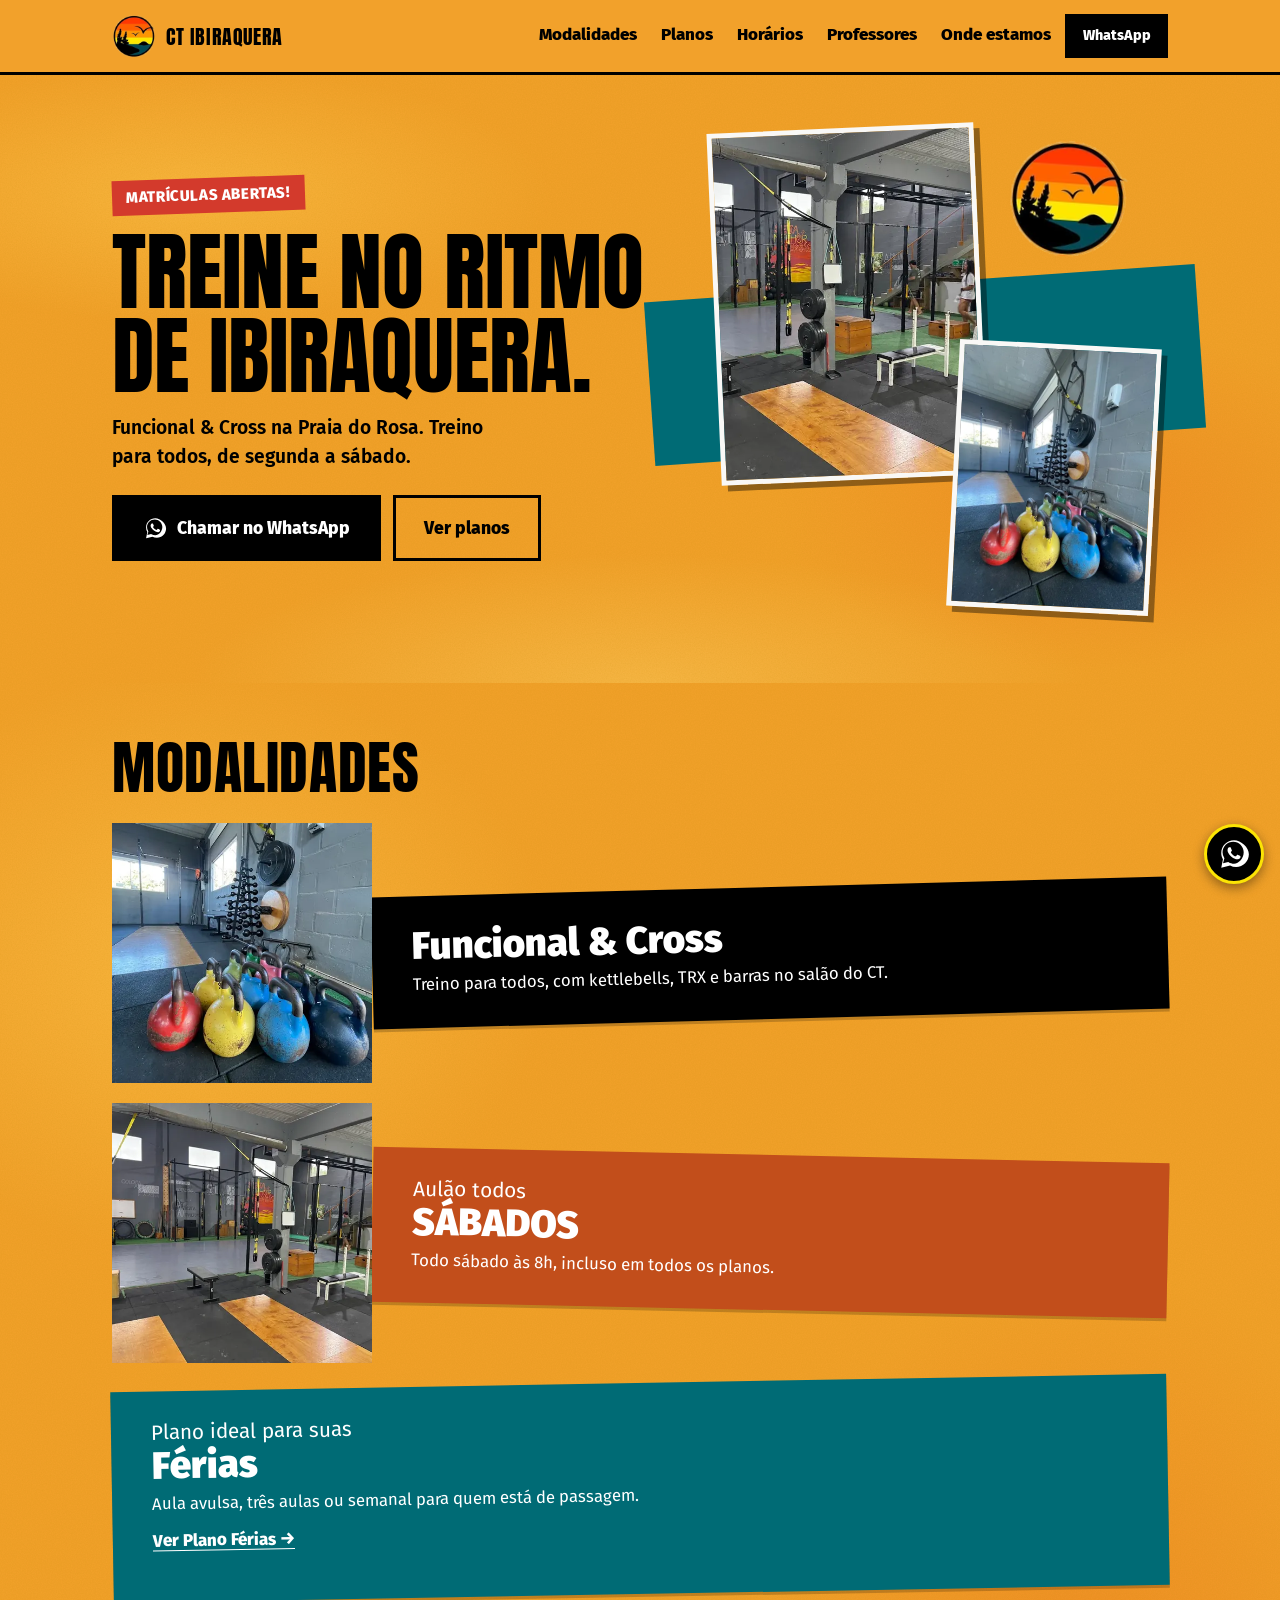
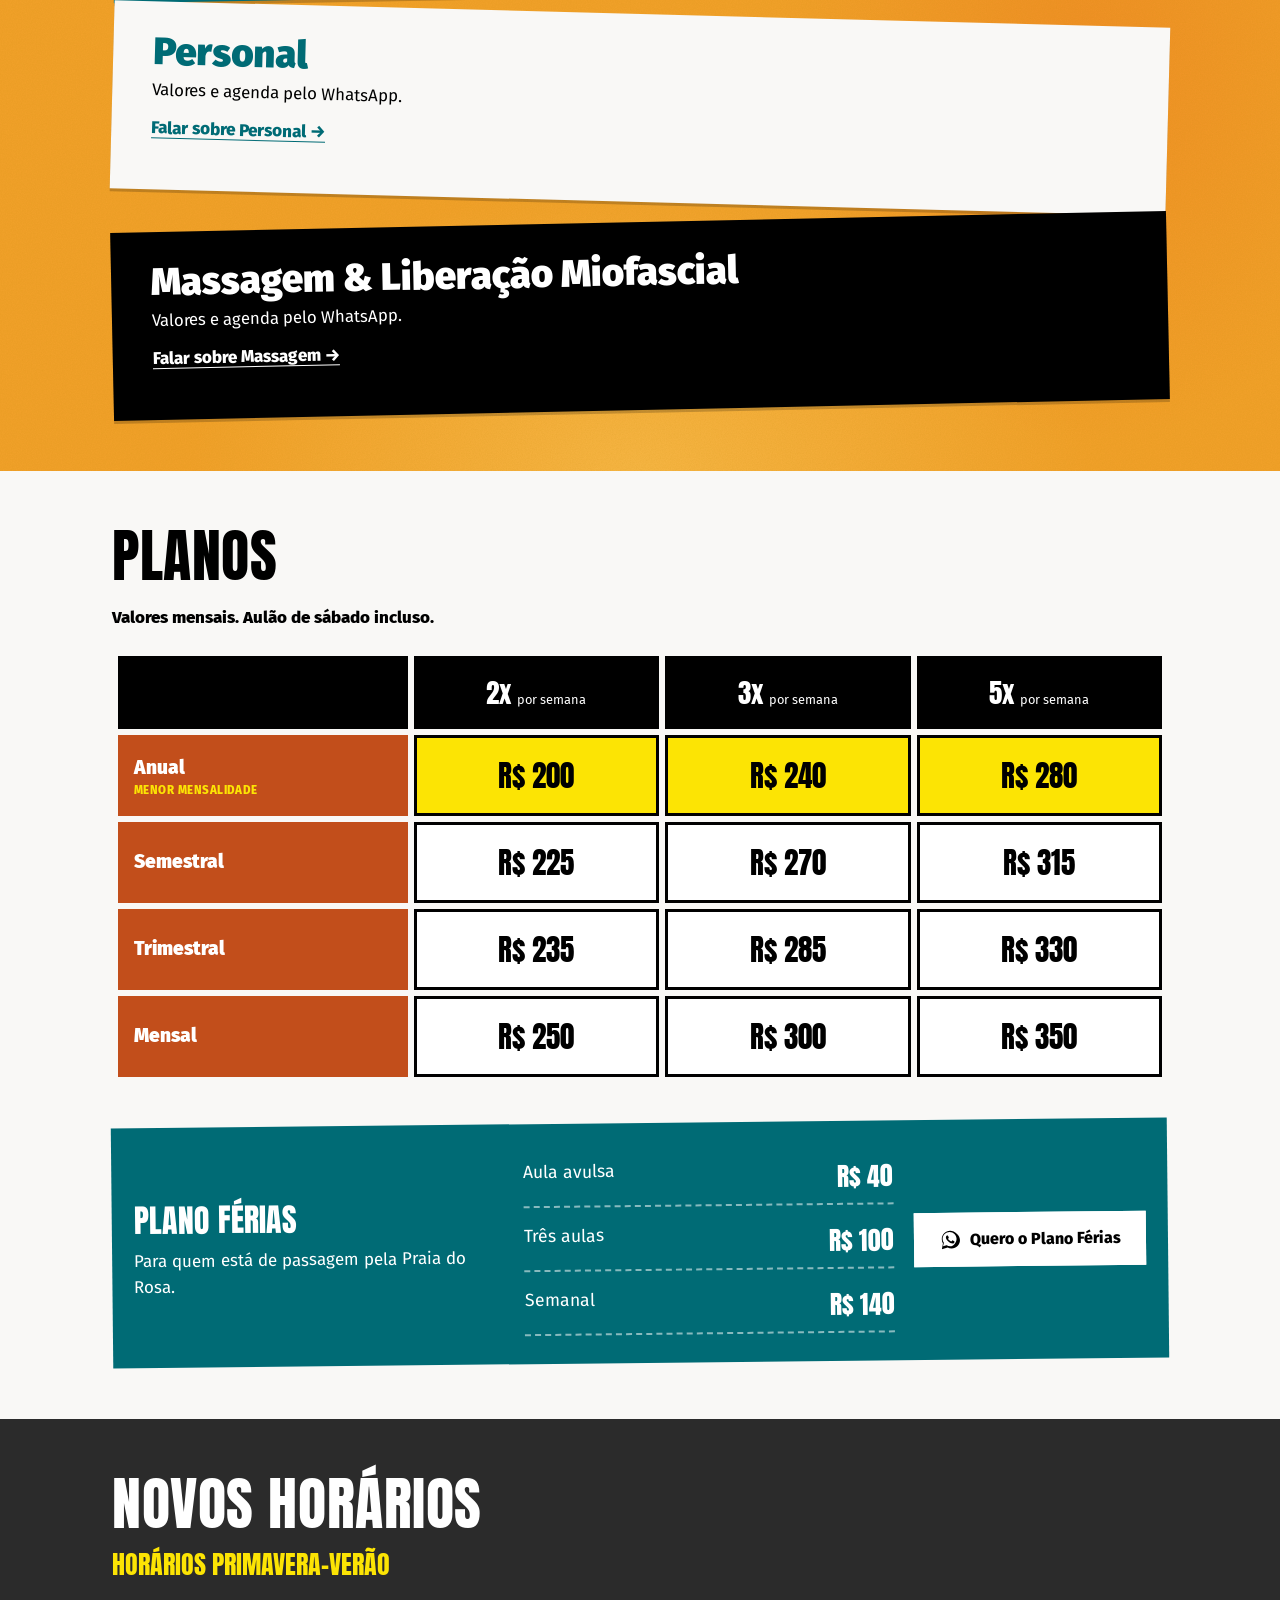
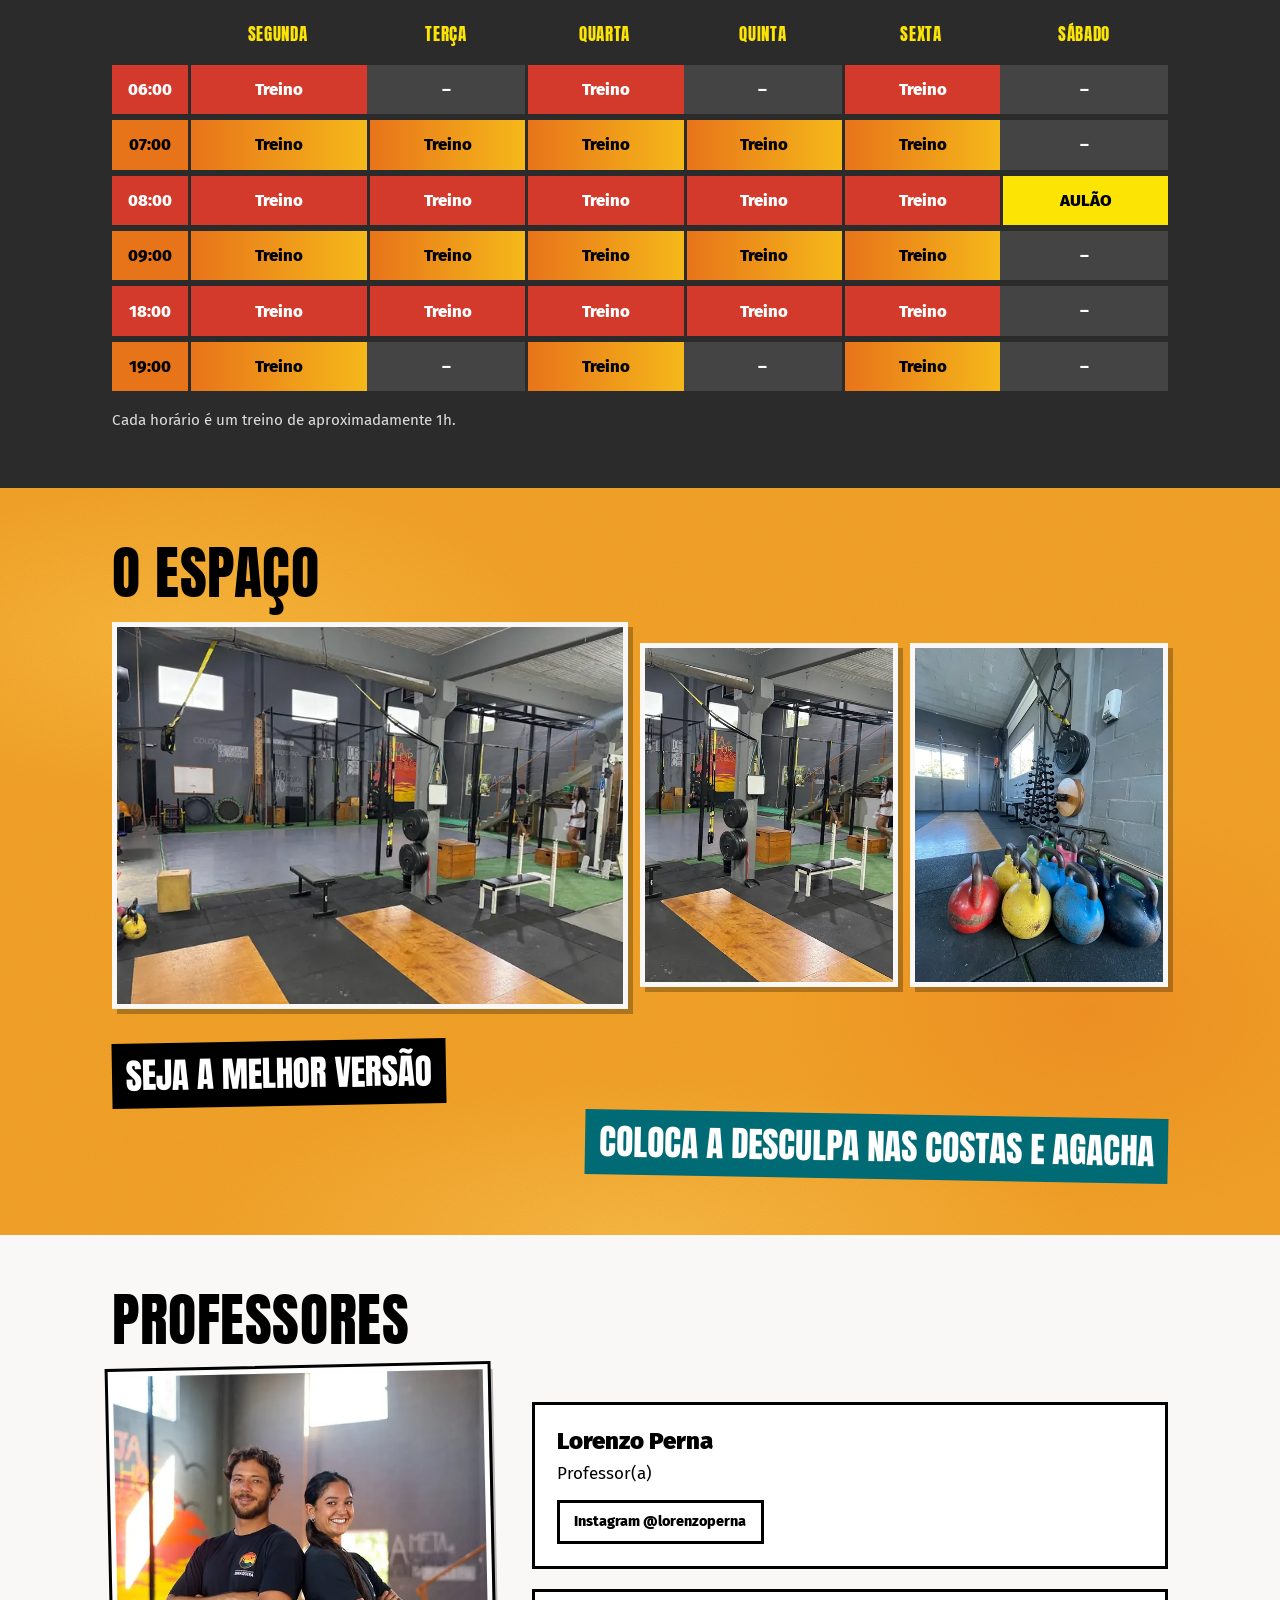
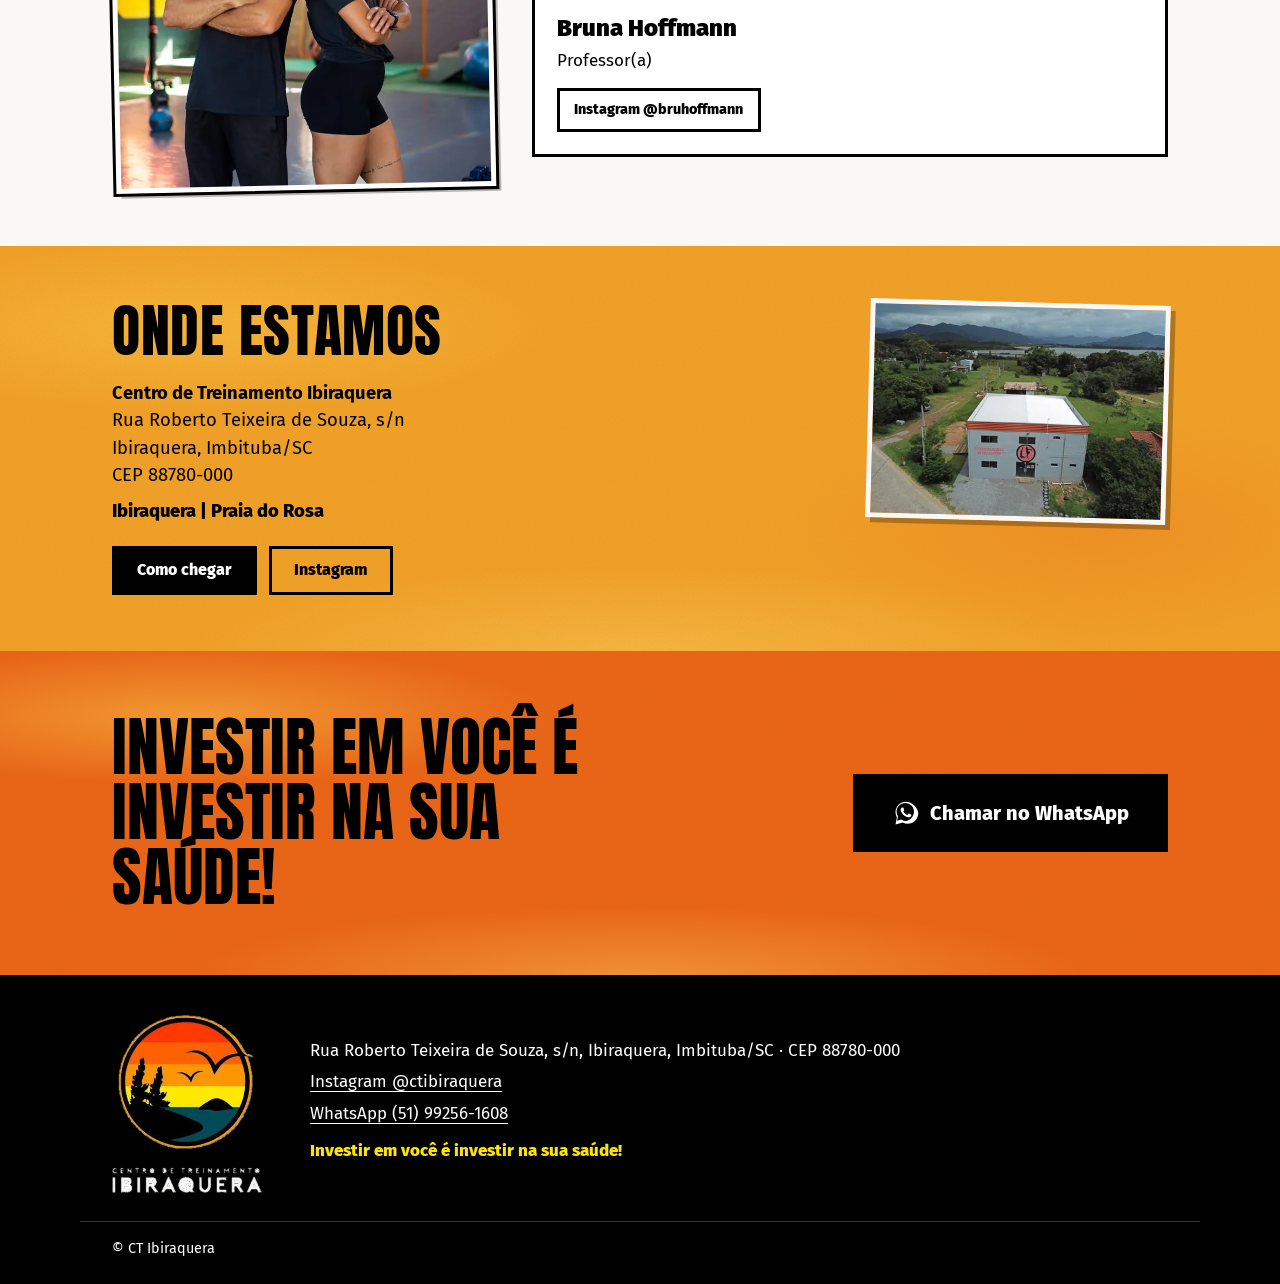
<file: index.html>
<!doctype html>
<html lang="pt-BR">
<head>
  <meta charset="utf-8">
  <meta name="viewport" content="width=device-width, initial-scale=1">
  <title>CT Ibiraquera | Treino funcional e Cross na Praia do Rosa, Imbituba/SC</title>
  <meta name="description" content="CT Ibiraquera: treino funcional e Cross na Praia do Rosa, em Imbituba/SC. Treino para todos, de segunda a sábado, aulão aos sábados e plano férias. Chame no WhatsApp.">
  <meta name="theme-color" content="#F2A12B">
  <!-- TODO: troque SEU-DOMINIO.com.br pelo endereço final do site (og:image, twitter:image e JSON-LD) -->
  <link rel="icon" href="favicon.ico" sizes="48x48">
  <link rel="icon" type="image/png" href="assets/icon-192.png" sizes="192x192">
  <link rel="apple-touch-icon" href="assets/icon-180.png">

  <meta property="og:type" content="website">
  <meta property="og:locale" content="pt_BR">
  <meta property="og:site_name" content="CT Ibiraquera">
  <meta property="og:title" content="CT Ibiraquera | Funcional & Cross na Praia do Rosa">
  <meta property="og:description" content="Treino para todos, de segunda a sábado. Aulão aos sábados e Plano Férias. Chame no WhatsApp.">
  <meta property="og:image" content="https://SEU-DOMINIO.com.br/assets/og-image.jpg">
  <meta property="og:image:width" content="1200">
  <meta property="og:image:height" content="630">
  <meta name="twitter:card" content="summary_large_image">
  <meta name="twitter:title" content="CT Ibiraquera | Funcional & Cross na Praia do Rosa">
  <meta name="twitter:description" content="Treino para todos, de segunda a sábado. Chame no WhatsApp.">
  <meta name="twitter:image" content="https://SEU-DOMINIO.com.br/assets/og-image.jpg">

  <link rel="preconnect" href="https://fonts.googleapis.com">
  <link rel="preconnect" href="https://fonts.gstatic.com" crossorigin>
  <link href="https://fonts.googleapis.com/css2?family=Anton&family=Fira+Sans:wght@400;600;800;900&display=swap" rel="stylesheet">
  <link rel="preload" as="image" href="assets/treino-mural-480.webp" imagesrcset="assets/treino-mural-480.webp 480w, assets/treino-mural-720.webp 720w" imagesizes="(min-width: 900px) 360px, 70vw">
  <link rel="stylesheet" href="styles.css">

  <!-- Dados estruturados. Se mudar endereço/telefone/horários, atualize aqui também (veja README). -->
  <script type="application/ld+json">
  {
    "@context": "https://schema.org",
    "@type": "SportsActivityLocation",
    "name": "CT Ibiraquera - Centro de Treinamento Ibiraquera",
    "image": "https://SEU-DOMINIO.com.br/assets/og-image.jpg",
    "url": "https://SEU-DOMINIO.com.br/",
    "telephone": "+55 51 99256-1608",
    "address": {
      "@type": "PostalAddress",
      "streetAddress": "Rua Roberto Teixeira de Souza, s/n",
      "addressLocality": "Imbituba",
      "addressRegion": "SC",
      "postalCode": "88780-000",
      "addressCountry": "BR"
    },
    "hasMap": "https://maps.app.goo.gl/JQrrHKUksh9DG8rT9",
    "sameAs": ["https://www.instagram.com/ctibiraquera/"],
    "openingHoursSpecification": [
      {"@type": "OpeningHoursSpecification", "dayOfWeek": ["Monday","Wednesday","Friday"], "opens": "06:00", "closes": "20:00"},
      {"@type": "OpeningHoursSpecification", "dayOfWeek": ["Tuesday","Thursday"], "opens": "07:00", "closes": "19:00"},
      {"@type": "OpeningHoursSpecification", "dayOfWeek": "Saturday", "opens": "08:00", "closes": "09:00"}
    ]
  }
  </script>
</head>
<body>
  <a class="skip" href="#conteudo">Pular para o conteúdo</a>

  <header class="header" id="topo">
    <div class="header__in">
      <a class="brand" href="#topo" aria-label="CT Ibiraquera, início">
        <img src="assets/logo-selo-128.webp" width="44" height="44" alt="">
        <span class="brand__txt">CT Ibiraquera</span>
      </a>
      <nav class="nav" id="menu" aria-label="Principal">
        <a href="#modalidades">Modalidades</a>
        <a href="#planos">Planos</a>
        <a href="#horarios">Horários</a>
        <a href="#professores">Professores</a>
        <a href="#onde">Onde estamos</a>
        <a class="btn btn--wa btn--sm nav__wa" data-wa href="#" target="_blank" rel="noopener">WhatsApp</a>
      </nav>
      <a class="btn btn--wa btn--sm header__wa" data-wa href="#" target="_blank" rel="noopener">WhatsApp</a>
      <button class="burger" id="burger" aria-label="Abrir menu" aria-expanded="false" aria-controls="menu"><span></span><span></span><span></span></button>
    </div>
  </header>

  <main id="conteudo">
    <!-- HERO -->
    <section class="hero paper" aria-labelledby="h-hero">
      <div class="wrap hero__grid">
        <div class="hero__txt">
          <p class="stamp" id="hero-selo">Matrículas abertas!</p>
          <h1 id="h-hero">Treine no ritmo de Ibiraquera.</h1>
          <p class="hero__sub" id="hero-sub">Funcional &amp; Cross na Praia do Rosa. Treino para todos, de segunda a sábado.</p>
          <div class="hero__btns">
            <a class="btn btn--wa btn--lg" data-wa href="#" target="_blank" rel="noopener"><svg class="ico" aria-hidden="true"><use href="#i-wa"/></svg>Chamar no WhatsApp</a>
            <a class="btn btn--ghost btn--lg" href="#planos">Ver planos</a>
          </div>
        </div>
        <div class="collage" aria-hidden="false">
          <div class="collage__band"></div>
          <img class="collage__main" src="assets/treino-mural-720.webp" srcset="assets/treino-mural-480.webp 480w, assets/treino-mural-720.webp 720w" sizes="(min-width: 900px) 360px, 70vw" width="720" height="960" alt="Salão do CT Ibiraquera com o mural de pôr do sol ao fundo e a escada com corrimão laranja" fetchpriority="high">
          <img class="collage__sec" src="assets/kettlebells-480.webp" width="480" height="640" alt="Kettlebells coloridos alinhados no chão do CT Ibiraquera" loading="lazy">
          <img class="collage__logo" src="assets/logo-selo-128.webp" width="128" height="128" alt="Logo do CT Ibiraquera" loading="lazy">
        </div>
      </div>
    </section>

    <!-- MODALIDADES -->
    <section class="sec paper" id="modalidades" aria-labelledby="h-mod">
      <div class="wrap">
        <h2 class="sec__title" id="h-mod">Modalidades</h2>
        <div class="bands" id="bands"></div>
      </div>
    </section>

    <!-- PLANOS -->
    <section class="sec sec--cream" id="planos" aria-labelledby="h-planos">
      <div class="wrap">
        <h2 class="sec__title" id="h-planos">Planos</h2>
        <p class="sec__note" id="planos-nota"></p>
        <div class="seg" id="seg" role="radiogroup" aria-label="Vezes por semana"></div>
        <div class="plan-cards" id="plan-cards" aria-live="polite"></div>
        <div class="plan-table-wrap"><table class="plan-table" id="plan-table"></table></div>

        <div class="ferias" id="ferias">
          <div>
            <h3 id="ferias-titulo"></h3>
            <p id="ferias-sub"></p>
          </div>
          <ul class="ferias__list" id="ferias-list"></ul>
          <a class="btn btn--wa" id="ferias-wa" href="#" target="_blank" rel="noopener">Quero o Plano Férias</a>
        </div>
      </div>
    </section>

    <!-- HORÁRIOS -->
    <section class="sec sec--dark" id="horarios" aria-labelledby="h-hor">
      <div class="wrap">
        <h2 class="sec__title sec__title--light" id="h-hor">Novos horários</h2>
        <p class="sec__sub" id="hor-rotulo"></p>
        <div class="grid-scroll" tabindex="0" role="region" aria-label="Grade de horários, role para o lado se necessário">
          <table class="grid" id="grid"></table>
        </div>
        <p class="grid__note">Cada horário é um treino de aproximadamente 1h. <span class="hint">Deslize para o lado para ver todos os dias →</span></p>
      </div>
    </section>

    <!-- ESPAÇO -->
    <section class="sec paper" id="espaco" aria-labelledby="h-esp">
      <div class="wrap">
        <h2 class="sec__title" id="h-esp">O espaço</h2>
        <div class="gal">
          <img class="gal__a" src="assets/treino-amplo-1000.webp" srcset="assets/treino-amplo-640.webp 640w, assets/treino-amplo-1000.webp 1000w, assets/treino-amplo-1360.webp 1360w" sizes="(min-width: 900px) 640px, 92vw" width="1000" height="750" alt="Salão amplo do CT com rigs pretos, TRX, tatame e piso de grama sintética" loading="lazy">
          <img class="gal__b" src="assets/treino-mural-480.webp" width="480" height="640" alt="Mural de pôr do sol com a frase Seja a melhor versão e escada com corrimão laranja" loading="lazy">
          <img class="gal__c" src="assets/kettlebells-480.webp" width="480" height="640" alt="Kettlebells coloridos e rack de halteres no CT Ibiraquera" loading="lazy">
          <p class="gal__phrase" id="espaco-frase"></p>
        </div>
      </div>
    </section>

    <!-- PROFESSORES -->
    <section class="sec sec--cream" id="professores" aria-labelledby="h-prof">
      <div class="wrap">
        <h2 class="sec__title" id="h-prof">Professores</h2>
        <div class="profs-layout"><figure class="profs-foto" id="profs-foto" hidden><img width="640" height="712" alt="" loading="lazy"></figure>
        <div class="profs" id="profs"></div></div>
      </div>
    </section>

    <!-- ONDE ESTAMOS -->
    <section class="sec paper" id="onde" aria-labelledby="h-onde">
      <div class="wrap onde">
        <div>
          <h2 class="sec__title" id="h-onde">Onde estamos</h2>
          <address id="endereco"></address>
          <div class="onde__btns">
            <a class="btn btn--dark" id="btn-maps" href="#" target="_blank" rel="noopener">Como chegar</a>
            <a class="btn btn--ghost" id="btn-ig" href="#" target="_blank" rel="noopener">Instagram</a>
          </div>
        </div>
        <!-- TODO (dono): a placa da fachada mostra "Treinamento Integrado" com um símbolo diferente da logo atual.
             Decida se mantém esta foto ou se remove/troca depois de atualizar a placa. -->
        <figure class="fachada">
          <img src="assets/fachada-480.webp" srcset="assets/fachada-480.webp 480w, assets/fachada-750.webp 750w" sizes="(min-width: 900px) 360px, 90vw" width="750" height="540" alt="Vista aérea da fachada do CT: prédio cinza com faixa laranja, lagoa e morros ao fundo" loading="lazy">
        </figure>
      </div>
    </section>

    <!-- CTA FINAL -->
    <section class="cta paper paper--coral" aria-labelledby="h-cta">
      <div class="wrap cta__in">
        <h2 id="h-cta">Investir em você é investir na sua saúde!</h2>
        <a class="btn btn--wa btn--xl" data-wa href="#" target="_blank" rel="noopener"><svg class="ico" aria-hidden="true"><use href="#i-wa"/></svg>Chamar no WhatsApp</a>
      </div>
    </section>
  </main>

  <footer class="footer">
    <div class="wrap footer__in">
      <img src="assets/logo-claro.webp" width="278" height="331" alt="Logo CT Ibiraquera, Centro de Treinamento" class="footer__logo" loading="lazy">
      <div class="footer__info" id="footer-info"></div>
    </div>
    <p class="footer__copy">© CT Ibiraquera</p>
  </footer>

  <a class="fab" data-wa href="#" target="_blank" rel="noopener" aria-label="Chamar no WhatsApp"><svg class="ico" aria-hidden="true"><use href="#i-wa"/></svg></a>

  <svg width="0" height="0" style="position:absolute" aria-hidden="true" focusable="false">
    <symbol id="i-wa" viewBox="0 0 32 32"><path fill="currentColor" d="M16.04 3C9.4 3 4 8.36 4 14.97c0 2.1.55 4.15 1.6 5.96L4 29l8.28-2.16a12.1 12.1 0 0 0 5.76 1.46C24.68 28.3 30 22.94 30 16.33 30 9.72 22.68 3 16.04 3Zm0 22.1c-1.8 0-3.56-.48-5.1-1.4l-.36-.22-4.9 1.28 1.3-4.76-.24-.38a9.9 9.9 0 0 1-1.5-5.25c0-5.45 4.5-9.88 10-9.88 5.4 0 9.88 4.43 9.88 9.88 0 5.46-4.5 10.73-9.08 10.73Zm5.5-7.44c-.3-.15-1.78-.88-2.05-.98-.28-.1-.48-.15-.68.15-.2.3-.78.98-.95 1.18-.18.2-.35.22-.65.08-.3-.15-1.27-.47-2.42-1.5a9 9 0 0 1-1.68-2.08c-.18-.3 0-.46.13-.6.13-.14.3-.35.45-.52.15-.18.2-.3.3-.5.1-.2.05-.38-.03-.53-.07-.15-.68-1.64-.93-2.25-.25-.58-.5-.5-.68-.5h-.58c-.2 0-.53.08-.8.38-.28.3-1.06 1.04-1.06 2.53s1.08 2.94 1.23 3.14c.15.2 2.13 3.25 5.15 4.56.72.3 1.28.5 1.72.64.72.23 1.38.2 1.9.12.58-.09 1.78-.73 2.03-1.43.25-.7.25-1.3.18-1.43-.08-.13-.28-.2-.58-.35Z"/></symbol>
  </svg>

  <script src="content.js"></script>
  <script src="main.js"></script>
</body>
</html>
</file>
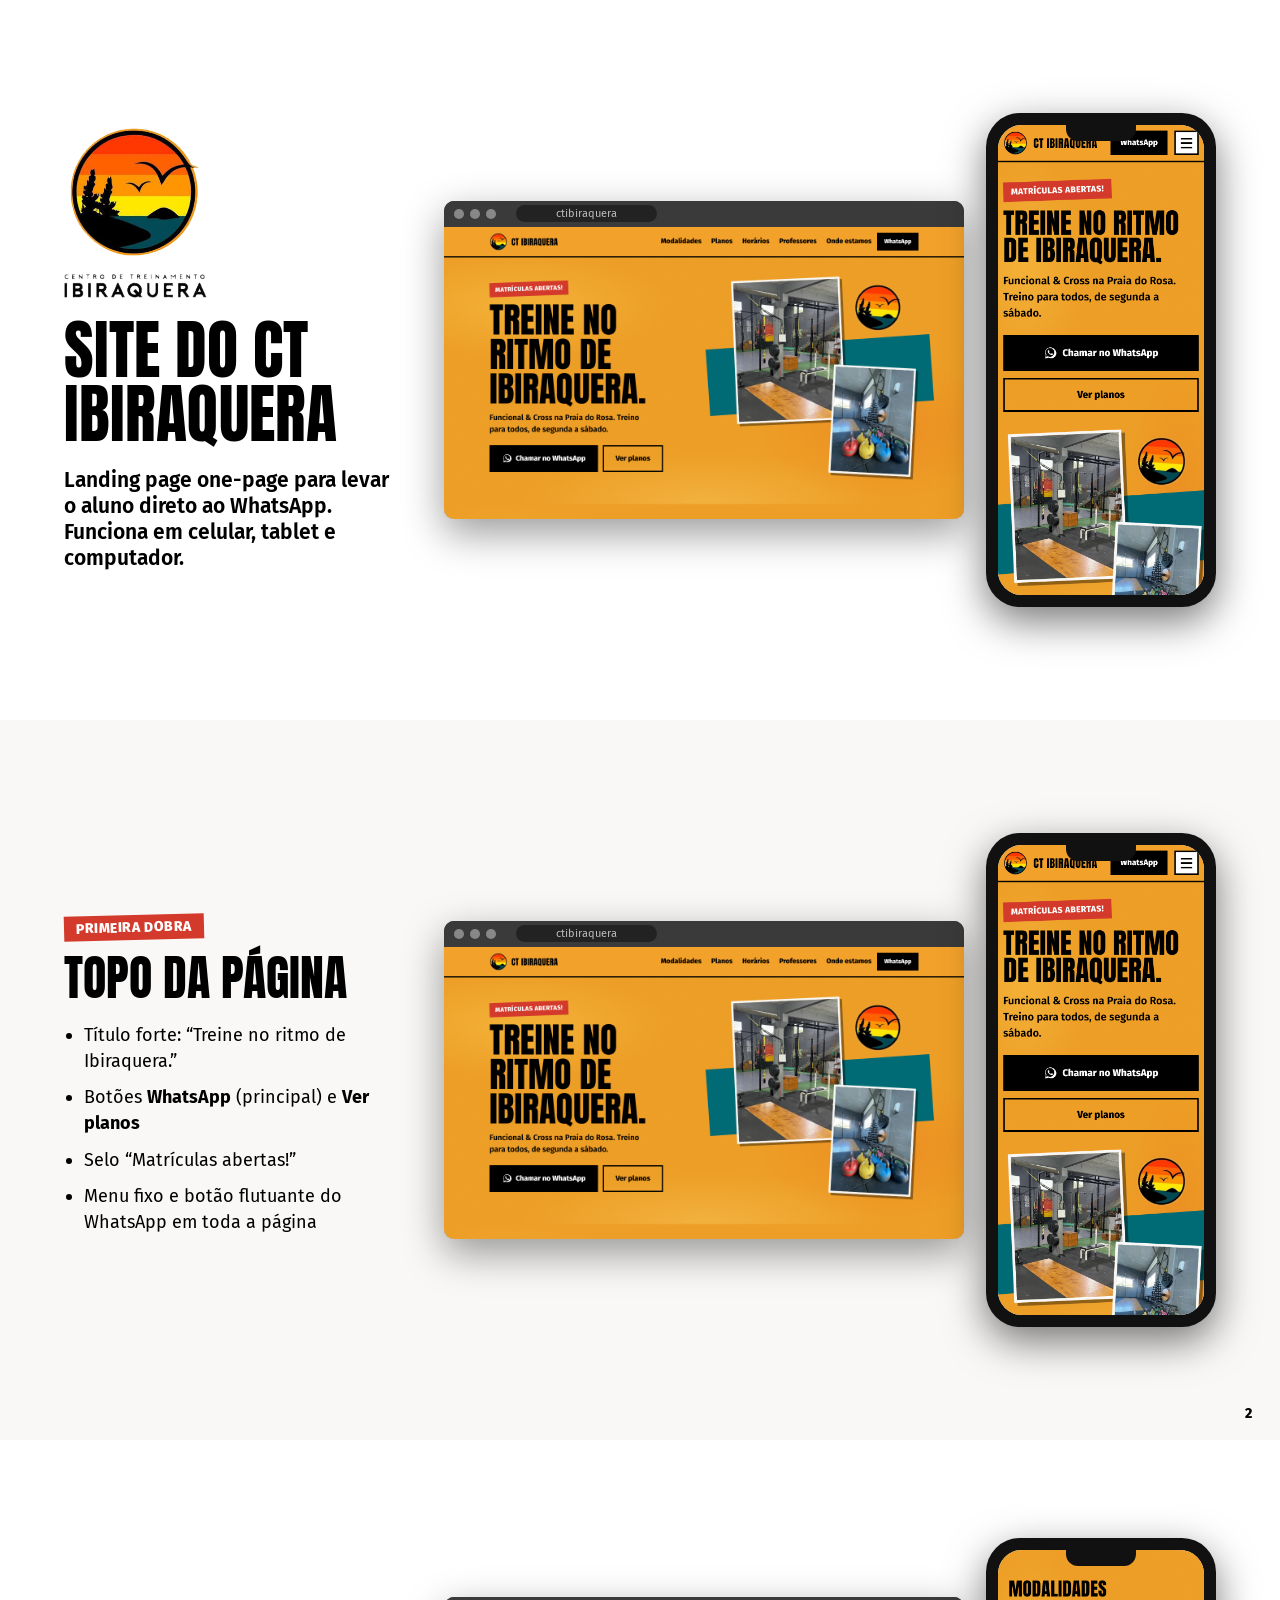
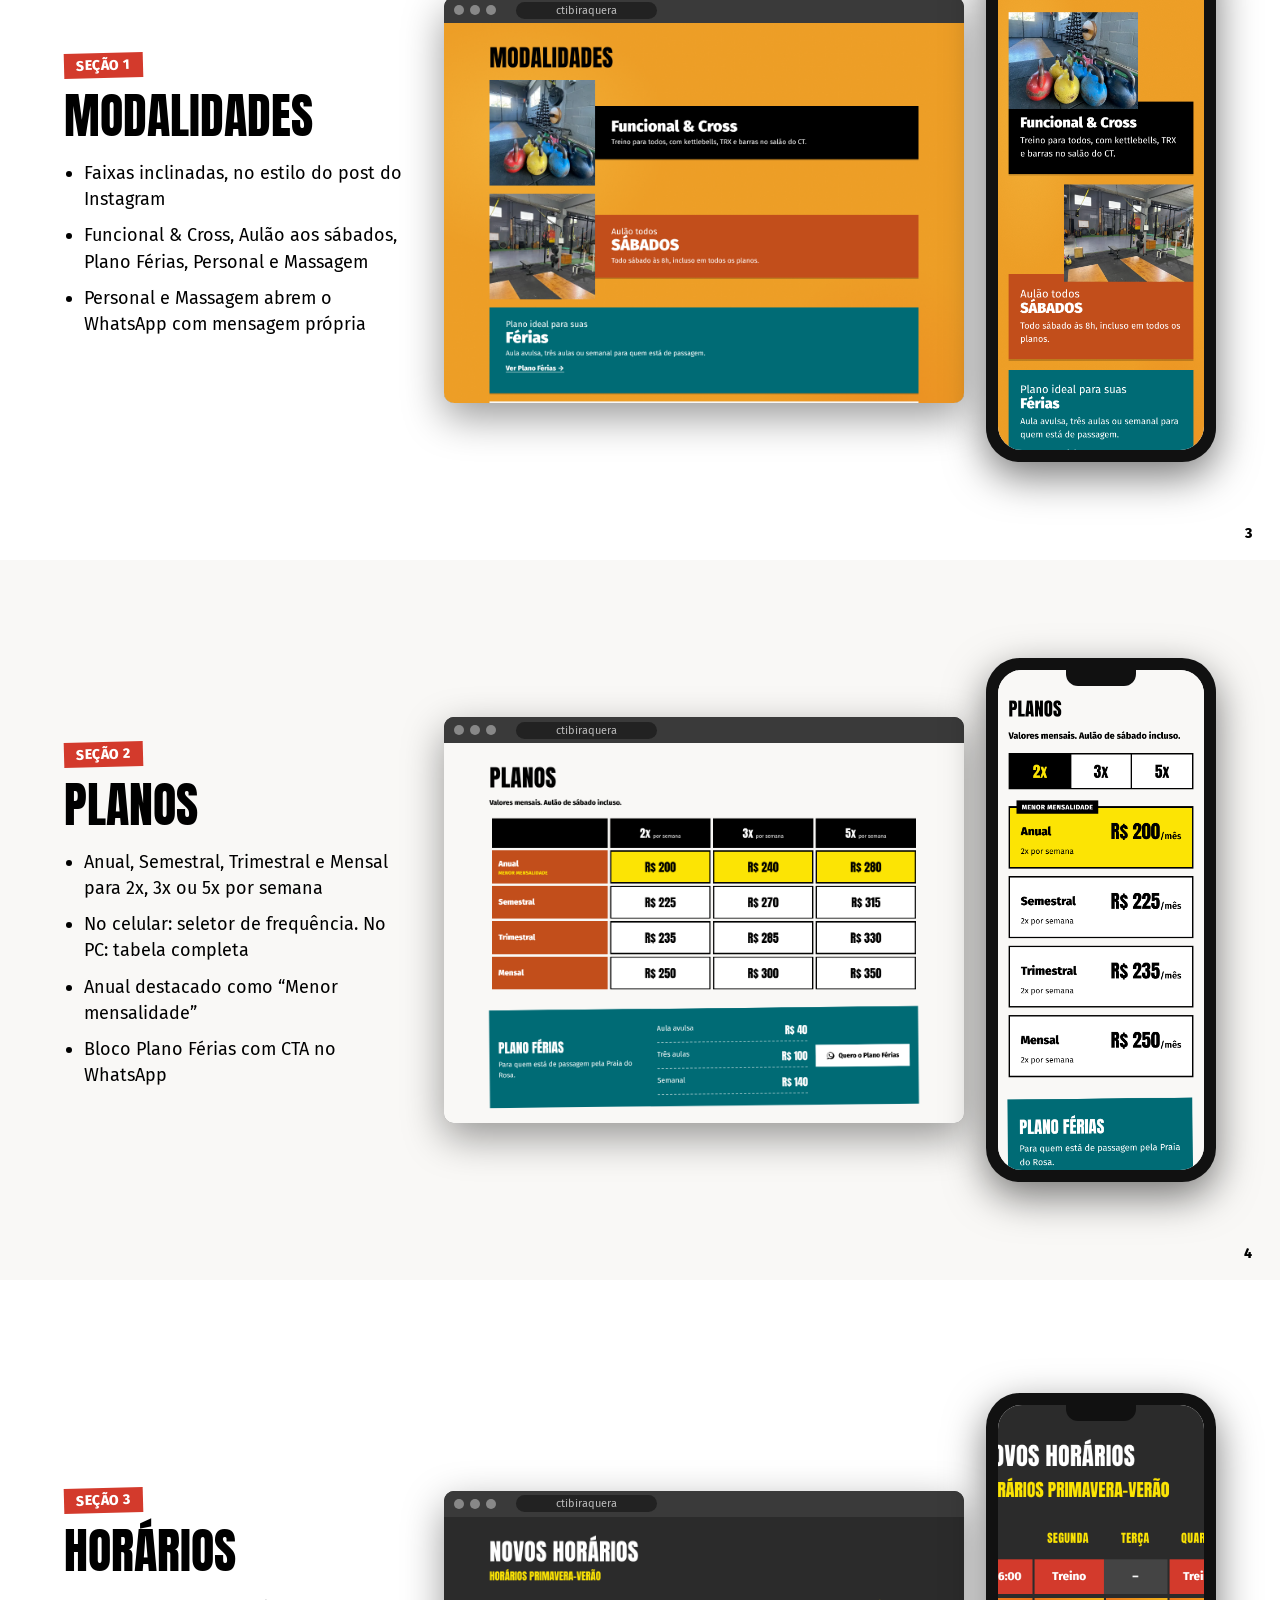
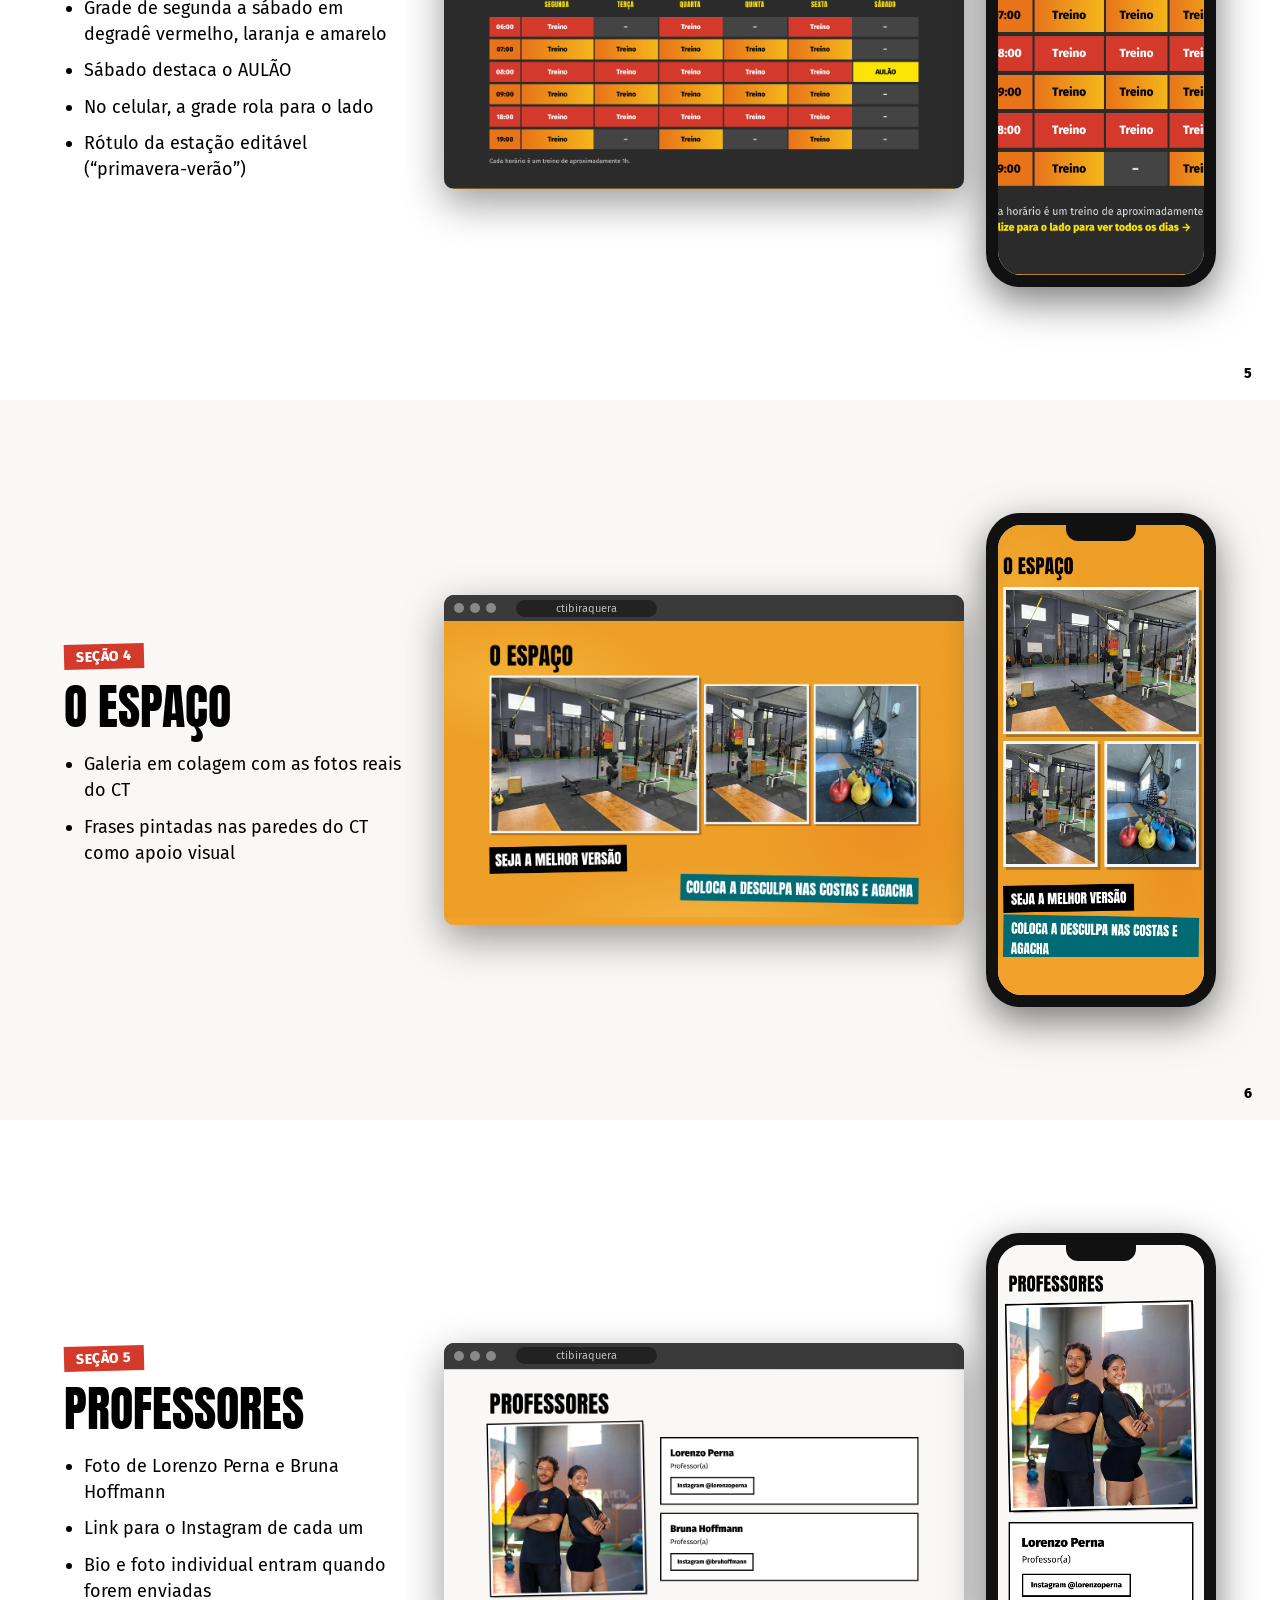
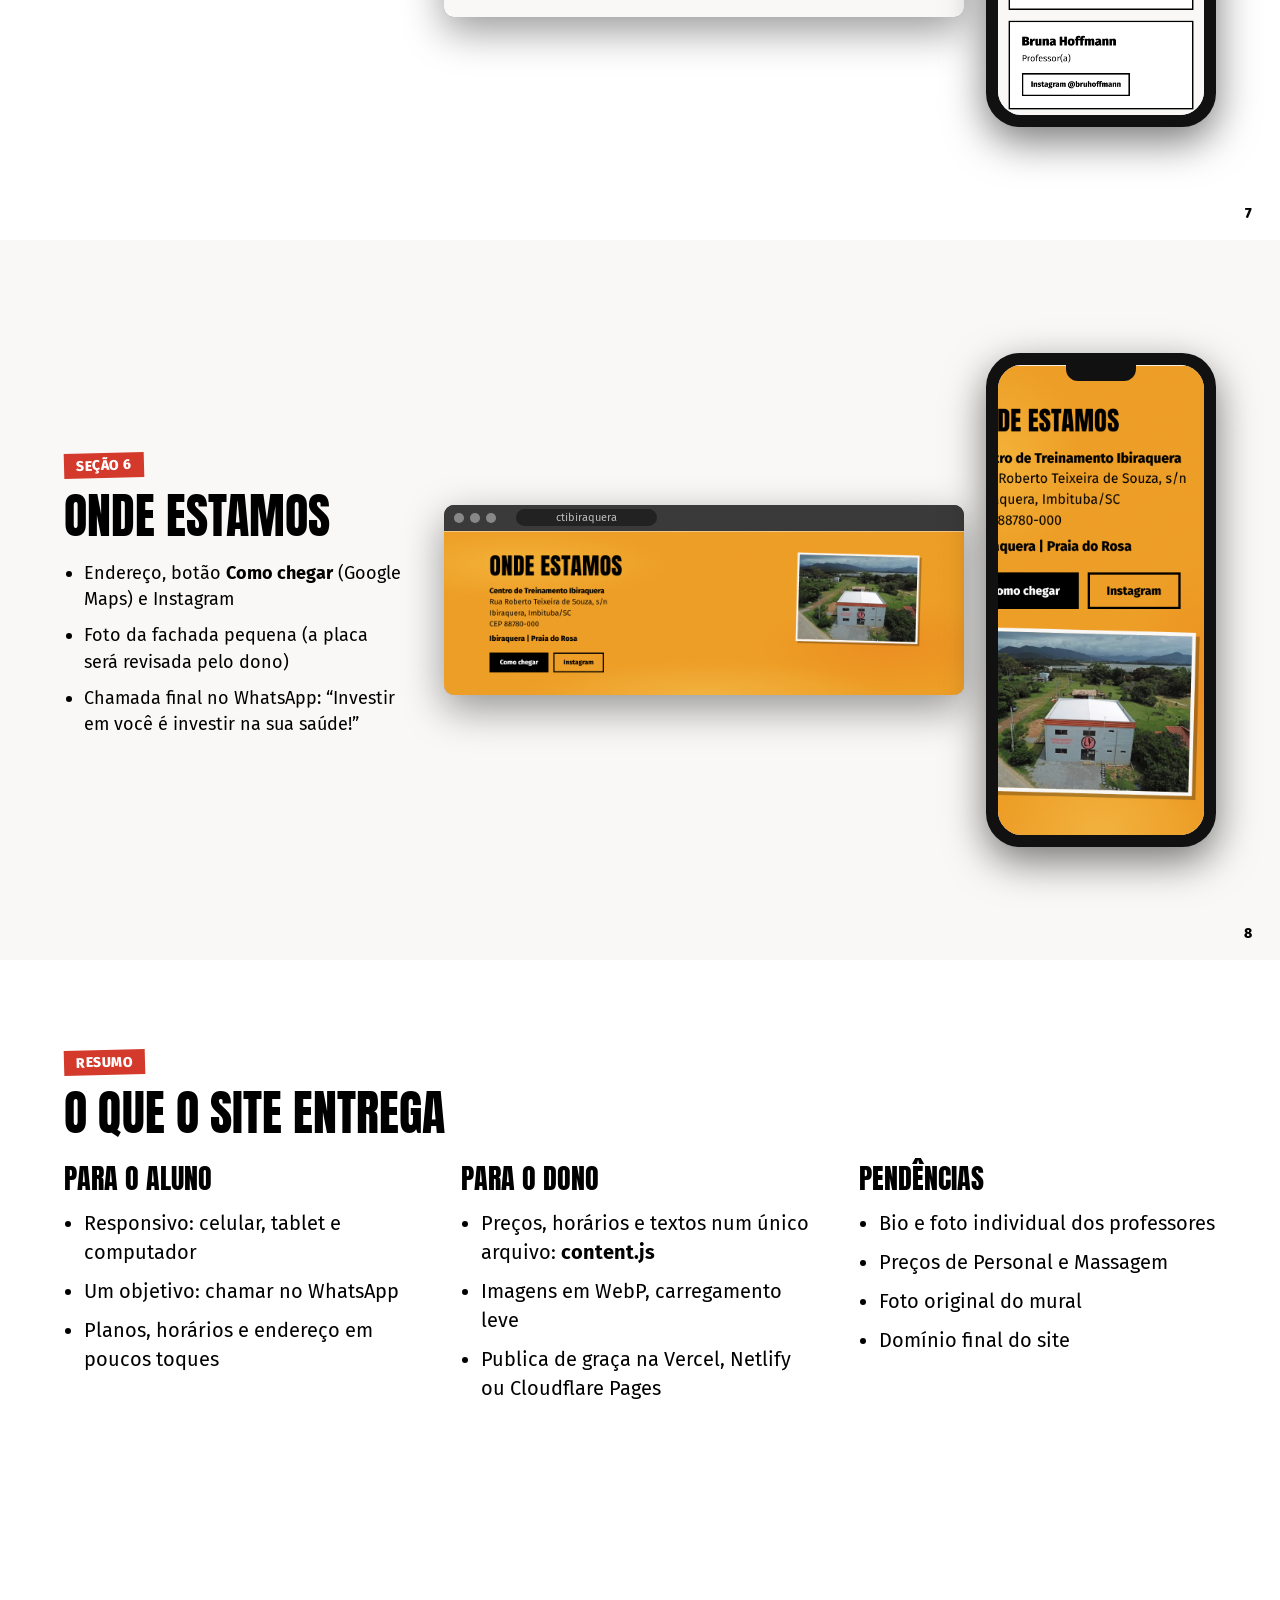
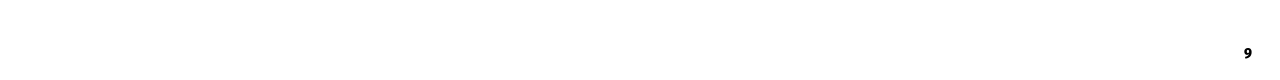
<file: apresentacao/apresentacao.html>
<!doctype html><html lang="pt-BR"><head><meta charset="utf-8"><title>Apresentação do site CT Ibiraquera</title>
<link href="https://fonts.googleapis.com/css2?family=Anton&family=Fira+Sans:wght@400;600;800&display=swap" rel="stylesheet"><style>@page{size:1280px 720px;margin:0}
*{box-sizing:border-box}html,body{margin:0}
body{font-family:"Fira Sans",sans-serif;color:#000}
.slide{width:1280px;height:720px;position:relative;overflow:hidden;page-break-after:always;display:flex;align-items:center;padding:0 64px;gap:40px;
 background:#F2A12B radial-gradient(ellipse 40% 40% at 15% 20%,rgba(255,200,80,.6),transparent 70%),radial-gradient(ellipse 40% 40% at 90% 90%,rgba(235,97,25,.3),transparent 70%)}
.slide:nth-child(even){background-color:#F9F8F6;background-image:none}
.txt{width:340px;flex:none}.txt.wide{width:100%}
.tag{display:inline-block;background:#D33A2C;color:#fff;font-weight:800;padding:4px 12px;margin:0 0 14px;font-size:14px;text-transform:uppercase;letter-spacing:.04em;transform:rotate(-1.5deg)}
h1{font:400 64px/1 Anton,sans-serif;text-transform:uppercase;margin:20px 0 16px}
h2{font:400 48px/1 Anton,sans-serif;text-transform:uppercase;margin:0 0 20px}
h3{font:400 28px Anton,sans-serif;text-transform:uppercase;margin:0 0 10px}
ul{margin:0;padding-left:20px;font-size:18px;line-height:1.45}li{margin-bottom:10px}
.sub{font-size:21px;font-weight:600;max-width:420px}
.logo{height:170px;display:block}
.mock{display:flex;align-items:center;flex:1;height:620px}
.desk{background:#222;border-radius:10px;overflow:hidden;box-shadow:0 14px 40px #0006;position:relative;flex:none}
.bar{height:26px;background:#3a3a3a;display:flex;align-items:center;gap:6px;padding:0 10px}
.bar i{width:10px;height:10px;border-radius:50%;background:#888;display:block}
.bar span{margin-left:14px;background:#222;color:#bbb;font-size:11px;padding:2px 40px;border-radius:10px}
.scr{overflow:hidden;background:#fff}.scr img{width:100%;height:auto;display:block}.pscr img{width:100%;height:100%;object-fit:cover;display:block}
.pp{position:relative;margin-left:22px;flex:none;z-index:2}
.phone{background:#111;border-radius:34px;padding:12px;box-shadow:0 14px 40px #0008;position:relative}
.notch{position:absolute;top:12px;left:50%;transform:translateX(-50%);width:70px;height:16px;background:#111;border-radius:0 0 12px 12px;z-index:2}
.pscr{border-radius:24px;overflow:hidden;background:#fff}
.cover .mock{height:560px}
.num{position:absolute;right:28px;bottom:18px;font-weight:800;font-size:14px}
.end{align-items:flex-start;padding-top:90px}
.cols{display:grid;grid-template-columns:repeat(3,1fr);gap:40px;margin-top:20px}
.cols ul{font-size:20px}
</style></head><body><section class="slide cover"><div class="txt"><img class="logo" src="../assets/logo.png"><h1>Site do CT Ibiraquera</h1><p class="sub">Landing page one-page para levar o aluno direto ao WhatsApp. Funciona em celular, tablet e computador.</p></div>
<div class="mock"><div class="desk" style="width:520px"><div class="bar"><i></i><i></i><i></i><span>ctibiraquera</span></div><div class="scr" style="max-height:330px"><img src="img/d-top.png" style="object-position:center top"></div></div><div class="pp"><div class="phone" style="width:230px"><div class="notch"></div><div class="pscr" style="height:470px"><img src="img/m-top.png" style="object-position:center top"></div></div></div></div></section><section class="slide"><div class="txt"><p class="tag">Primeira dobra</p><h2>Topo da página</h2><ul><li>Título forte: “Treine no ritmo de Ibiraquera.”</li><li>Botões <b>WhatsApp</b> (principal) e <b>Ver planos</b></li><li>Selo “Matrículas abertas!”</li><li>Menu fixo e botão flutuante do WhatsApp em toda a página</li></ul></div>
<div class="mock"><div class="desk" style="width:520px"><div class="bar"><i></i><i></i><i></i><span>ctibiraquera</span></div><div class="scr" style="max-height:360px"><img src="img/d-top.png" style="object-position:center top"></div></div><div class="pp"><div class="phone" style="width:230px"><div class="notch"></div><div class="pscr" style="height:470px"><img src="img/m-top.png" style="object-position:center top"></div></div></div></div><span class="num">2</span></section><section class="slide"><div class="txt"><p class="tag">Seção 1</p><h2>Modalidades</h2><ul><li>Faixas inclinadas, no estilo do post do Instagram</li><li>Funcional &amp; Cross, Aulão aos sábados, Plano Férias, Personal e Massagem</li><li>Personal e Massagem abrem o WhatsApp com mensagem própria</li></ul></div>
<div class="mock"><div class="desk" style="width:520px"><div class="bar"><i></i><i></i><i></i><span>ctibiraquera</span></div><div class="scr" style="max-height:380px"><img src="img/d-mod.png" style="object-position:center top"></div></div><div class="pp"><div class="phone" style="width:230px"><div class="notch"></div><div class="pscr" style="height:500px"><img src="img/m-mod.png" style="object-position:center top"></div></div></div></div><span class="num">3</span></section><section class="slide"><div class="txt"><p class="tag">Seção 2</p><h2>Planos</h2><ul><li>Anual, Semestral, Trimestral e Mensal para 2x, 3x ou 5x por semana</li><li>No celular: seletor de frequência. No PC: tabela completa</li><li>Anual destacado como “Menor mensalidade”</li><li>Bloco Plano Férias com CTA no WhatsApp</li></ul></div>
<div class="mock"><div class="desk" style="width:520px"><div class="bar"><i></i><i></i><i></i><span>ctibiraquera</span></div><div class="scr" style="max-height:380px"><img src="img/d-planos.png" style="object-position:center top"></div></div><div class="pp"><div class="phone" style="width:230px"><div class="notch"></div><div class="pscr" style="height:500px"><img src="img/m-planos.png" style="object-position:center top"></div></div></div></div><span class="num">4</span></section><section class="slide"><div class="txt"><p class="tag">Seção 3</p><h2>Horários</h2><ul><li>Grade de segunda a sábado em degradê vermelho, laranja e amarelo</li><li>Sábado destaca o AULÃO</li><li>No celular, a grade rola para o lado</li><li>Rótulo da estação editável (“primavera-verão”)</li></ul></div>
<div class="mock"><div class="desk" style="width:520px"><div class="bar"><i></i><i></i><i></i><span>ctibiraquera</span></div><div class="scr" style="max-height:380px"><img src="img/d-hor.png" style="object-position:center top"></div></div><div class="pp"><div class="phone" style="width:230px"><div class="notch"></div><div class="pscr" style="height:470px"><img src="img/m-hor.png" style="object-position:center top"></div></div></div></div><span class="num">5</span></section><section class="slide"><div class="txt"><p class="tag">Seção 4</p><h2>O espaço</h2><ul><li>Galeria em colagem com as fotos reais do CT</li><li>Frases pintadas nas paredes do CT como apoio visual</li></ul></div>
<div class="mock"><div class="desk" style="width:520px"><div class="bar"><i></i><i></i><i></i><span>ctibiraquera</span></div><div class="scr" style="max-height:380px"><img src="img/d-esp.png" style="object-position:center top"></div></div><div class="pp"><div class="phone" style="width:230px"><div class="notch"></div><div class="pscr" style="height:470px"><img src="img/m-esp.png" style="object-position:center top"></div></div></div></div><span class="num">6</span></section><section class="slide"><div class="txt"><p class="tag">Seção 5</p><h2>Professores</h2><ul><li>Foto de Lorenzo Perna e Bruna Hoffmann</li><li>Link para o Instagram de cada um</li><li>Bio e foto individual entram quando forem enviadas</li></ul></div>
<div class="mock"><div class="desk" style="width:520px"><div class="bar"><i></i><i></i><i></i><span>ctibiraquera</span></div><div class="scr" style="max-height:380px"><img src="img/d-prof.png" style="object-position:center top"></div></div><div class="pp"><div class="phone" style="width:230px"><div class="notch"></div><div class="pscr" style="height:470px"><img src="img/m-prof.png" style="object-position:center top"></div></div></div></div><span class="num">7</span></section><section class="slide"><div class="txt"><p class="tag">Seção 6</p><h2>Onde estamos</h2><ul><li>Endereço, botão <b>Como chegar</b> (Google Maps) e Instagram</li><li>Foto da fachada pequena (a placa será revisada pelo dono)</li><li>Chamada final no WhatsApp: “Investir em você é investir na sua saúde!”</li></ul></div>
<div class="mock"><div class="desk" style="width:520px"><div class="bar"><i></i><i></i><i></i><span>ctibiraquera</span></div><div class="scr" style="max-height:380px"><img src="img/d-onde.png" style="object-position:center top"></div></div><div class="pp"><div class="phone" style="width:230px"><div class="notch"></div><div class="pscr" style="height:470px"><img src="img/m-onde.png" style="object-position:center top"></div></div></div></div><span class="num">8</span></section><section class="slide end"><div class="txt wide"><p class="tag">Resumo</p><h2>O que o site entrega</h2>
<div class="cols"><div><h3>Para o aluno</h3><ul><li>Responsivo: celular, tablet e computador</li><li>Um objetivo: chamar no WhatsApp</li><li>Planos, horários e endereço em poucos toques</li></ul></div>
<div><h3>Para o dono</h3><ul><li>Preços, horários e textos num único arquivo: <b>content.js</b></li><li>Imagens em WebP, carregamento leve</li><li>Publica de graça na Vercel, Netlify ou Cloudflare Pages</li></ul></div>
<div><h3>Pendências</h3><ul><li>Bio e foto individual dos professores</li><li>Preços de Personal e Massagem</li><li>Foto original do mural</li><li>Domínio final do site</li></ul></div></div></div><span class="num">9</span></section></body></html>
</file>
<file: styles.css>
:root{
  --mostarda:#F2A12B; --coral:#EB6119; --coral-d:#C24E1B; --laranja:#F36825; --amarelo:#FCE404;
  --petroleo:#006B75; --preto:#000; --cinza:#2B2B2B; --creme:#F9F8F6; --vermelho:#D33A2C;
  --display:"Anton","Fira Sans",Impact,sans-serif; --sans:"Fira Sans",system-ui,-apple-system,"Segoe UI",sans-serif;
  --gut:20px; --max:1120px;
}
*{box-sizing:border-box}
html{scroll-behavior:smooth;scroll-padding-top:72px}
body{margin:0;font-family:var(--sans);font-size:17px;line-height:1.5;color:var(--preto);background:var(--mostarda);overflow-x:hidden}
img{max-width:100%;height:auto;display:block}
a{color:inherit}
:focus-visible{outline:3px solid var(--preto);outline-offset:3px;box-shadow:0 0 0 6px #fff}
.sr-only{position:absolute;width:1px;height:1px;overflow:hidden;clip:rect(0 0 0 0);white-space:nowrap}
.skip{position:absolute;left:-999px;top:8px;background:#000;color:#fff;padding:10px 14px;z-index:100}
.skip:focus{left:8px}
.wrap{max-width:var(--max);margin:0 auto;padding:0 var(--gut)}

/* papel / aquarela em CSS */
.paper{
  background-color:var(--mostarda);
  background-image:
    url("data:image/svg+xml,%3Csvg xmlns='http://www.w3.org/2000/svg' width='240' height='240'%3E%3Cfilter id='n'%3E%3CfeTurbulence type='fractalNoise' baseFrequency='.8' numOctaves='2' stitchTiles='stitch'/%3E%3CfeColorMatrix values='0 0 0 0 .55 0 0 0 0 .25 0 0 0 0 0 0 0 0 .18 0'/%3E%3C/filter%3E%3Crect width='100%25' height='100%25' filter='url(%23n)'/%3E%3C/svg%3E"),
    radial-gradient(ellipse 40% 30% at 15% 20%,rgba(255,200,80,.55),transparent 70%),
    radial-gradient(ellipse 35% 40% at 85% 70%,rgba(235,97,25,.28),transparent 70%),
    radial-gradient(ellipse 50% 30% at 50% 100%,rgba(255,215,110,.4),transparent 70%);
}
.paper--coral{background-color:var(--coral)}

/* botões */
.btn{display:inline-flex;align-items:center;justify-content:center;gap:.5em;padding:.8em 1.4em;font:800 1rem/1.1 var(--sans);text-decoration:none;border:3px solid #000;background:#fff;color:#000;cursor:pointer;transition:transform .15s,box-shadow .15s;border-radius:0}
.btn:hover{transform:translate(-2px,-2px);box-shadow:4px 4px 0 #000}
.btn--wa{background:#000;color:#fff}
.btn--wa:hover{box-shadow:4px 4px 0 var(--amarelo)}
.btn--dark{background:#000;color:#fff}
.btn--ghost{background:transparent}
.btn--sm{padding:.55em 1em;font-size:.9rem}
.btn--lg{padding:1em 1.6em;font-size:1.1rem}
.btn--xl{padding:1.1em 1.8em;font-size:1.25rem;width:100%;max-width:420px}
.ico{width:1.4em;height:1.4em;flex:none}

/* header */
.header{position:fixed;inset:0 0 auto;z-index:50;background:var(--mostarda);border-bottom:3px solid #000}
.header__in{max-width:var(--max);margin:0 auto;padding:8px var(--gut);display:flex;align-items:center;gap:12px;height:64px}
.brand{display:flex;align-items:center;gap:10px;text-decoration:none;font:400 1.25rem var(--display);letter-spacing:.03em;text-transform:uppercase;margin-right:auto;white-space:nowrap}
.brand img{width:44px;height:44px}
.nav{display:none}
.nav a:not(.btn){text-decoration:none;font-weight:800;padding:8px 10px}
.nav a:not(.btn):hover{text-decoration:underline;text-underline-offset:4px}
.burger{width:44px;height:44px;border:3px solid #000;background:#fff;display:flex;flex-direction:column;justify-content:center;gap:5px;padding:0 9px;cursor:pointer}
.burger span{height:3px;background:#000;display:block}
.nav.open{display:flex;flex-direction:column;position:absolute;top:64px;left:0;right:0;background:var(--creme);border-bottom:3px solid #000;padding:12px var(--gut) 20px}
.nav.open a:not(.btn){padding:14px 4px;font-size:1.15rem;border-bottom:1px solid #0002}
.nav.open .nav__wa{display:none}

main{padding-top:64px}
.sec{padding:56px 0}
.sec--cream{background:var(--creme)}
.sec--dark{background:var(--cinza);color:#fff}
.sec__title{font:400 clamp(2.2rem,8vw,3.6rem)/1 var(--display);text-transform:uppercase;margin:0 0 20px;letter-spacing:.01em}
.sec__title--light{color:#fff}
.sec__note{font-weight:800;margin:0 0 20px}
.sec__sub{color:var(--amarelo);font:400 1.6rem var(--display);text-transform:uppercase;margin:-8px 0 20px}

/* hero */
.hero{padding:36px 0 56px;overflow:hidden}
.hero__grid{display:grid;gap:36px}
.stamp{display:inline-block;background:var(--vermelho);color:#fff;font-weight:800;padding:6px 14px;transform:rotate(-2deg);margin:0 0 16px;text-transform:uppercase;letter-spacing:.04em;font-size:.95rem}
.hero h1{font:400 clamp(2.8rem,13vw,5.4rem)/.98 var(--display);text-transform:uppercase;margin:0 0 16px}
.hero__sub{font-size:1.2rem;font-weight:600;max-width:34ch;margin:0 0 24px}
.hero__btns{display:flex;flex-direction:column;gap:12px}
.collage{position:relative;aspect-ratio:1/1.05;max-width:460px;width:100%;margin:0 auto}
.collage__band{position:absolute;left:-10%;right:-10%;top:32%;height:34%;background:var(--petroleo);transform:rotate(-4deg)}
.collage__main{position:absolute;left:4%;top:0;width:58%;transform:rotate(-2.5deg);border:5px solid var(--creme);box-shadow:6px 6px 0 #0006}
.collage__sec{position:absolute;right:0;bottom:0;width:44%;transform:rotate(3deg);border:5px solid var(--creme);box-shadow:6px 6px 0 #0006}
.collage__logo{position:absolute;right:6%;top:2%;width:26%;transform:rotate(4deg)}

/* faixas */
.bands{display:flex;flex-direction:column;gap:20px;padding:6px 0}
.band-row{display:grid;gap:0}
.band-row--foto .band__foto{width:70%;aspect-ratio:4/3;object-fit:cover;border:0;margin-bottom:-14px;position:relative;z-index:1}
.band-row--foto:nth-child(even) .band__foto{margin-left:auto}
.band{padding:26px 22px;transform:rotate(var(--tilt));box-shadow:0 3px 0 #0003}
.band__title{margin:0 0 6px;font:400 1.25rem/1.15 var(--sans)}
.band__title strong{display:block;font:900 clamp(1.7rem,7vw,2.4rem)/1.05 var(--sans)}
.band__title .band__reg{font-weight:400;font-size:1.3rem}
.band__txt{margin:0;font-size:1.05rem}
.band__link{display:inline-block;margin-top:12px;font-weight:800;text-underline-offset:4px}
.band--preto{background:#000;color:#fff}
.band--coral{background:var(--coral-d);color:#fff}
.band--petroleo{background:var(--petroleo);color:#fff}
.band--creme{background:var(--creme);color:var(--petroleo)}
.band--creme .band__txt{color:#000}
.band__link:focus-visible{outline-color:#fff;box-shadow:none}
.band--creme .band__link:focus-visible{outline-color:#000}

/* planos */
.seg{display:flex;border:3px solid #000;margin:0 0 20px;max-width:420px}
.seg__btn{flex:1;font:400 1.8rem var(--display);padding:10px 0;background:#fff;border:0;border-right:3px solid #000;cursor:pointer}
.seg__btn:last-child{border-right:0}
.seg__btn[aria-checked=true]{background:#000;color:var(--amarelo)}
.plan-cards{display:grid;gap:14px}
.pcard{position:relative;padding:18px 20px;border:3px solid #000;background:#fff;display:grid;grid-template-columns:1fr auto;align-items:center}
.pcard h3{margin:0;font:900 1.4rem var(--sans)}
.pcard__price{margin:0;text-align:right}
.pcard__price strong{font:400 2.2rem var(--display)}
.pcard__price span{font-weight:600}
.pcard__freq{margin:0;grid-column:1/-1;font-size:.95rem}
.pcard--best{background:var(--amarelo);margin-top:12px}
.pcard__tag{position:absolute;top:-14px;left:12px;background:#000;color:#fff;font-weight:800;font-size:.8rem;padding:3px 10px;text-transform:uppercase;letter-spacing:.04em}
.plan-table-wrap{display:none}
.plan-table{border-collapse:separate;border-spacing:6px;width:100%}
.plan-table th,.plan-table td{padding:16px;text-align:center}
.plan-table thead th{background:#000;color:#fff;font:400 1.7rem var(--display)}
.plan-table thead th small{font:400 .8rem var(--sans)}
.plan-table tbody th{text-align:left;font-weight:900;font-size:1.2rem;background:var(--coral-d);color:#fff}
.plan-table td{background:#fff;border:3px solid #000;font:400 1.8rem var(--display)}
.plan-table tr.is-best td{background:var(--amarelo)}
.plan-table em{display:block;font:800 .72rem var(--sans);font-style:normal;text-transform:uppercase;letter-spacing:.04em;color:var(--amarelo)}
.ferias{margin-top:40px;background:var(--petroleo);color:#fff;padding:28px 22px;display:grid;gap:20px;transform:rotate(-.6deg)}
.ferias h3{margin:0;font:400 2rem var(--display);text-transform:uppercase}
.ferias p{margin:4px 0 0}
.ferias__list{list-style:none;margin:0;padding:0;display:grid;gap:8px}
.ferias__list li{display:flex;justify-content:space-between;gap:12px;border-bottom:2px dashed #fff8;padding:8px 0;font-size:1.1rem}
.ferias__list strong{font:400 1.6rem var(--display)}
.ferias .btn{background:#fff;color:#000;border-color:#fff}
.ferias .btn:hover{box-shadow:4px 4px 0 var(--amarelo)}
.ferias :focus-visible{outline-color:#fff;box-shadow:none}

/* horários */
.grid-scroll{position:relative;overflow-x:auto;-webkit-overflow-scrolling:touch;margin:0 calc(var(--gut) * -1);padding:0 var(--gut) 8px}
.grid{border-collapse:separate;border-spacing:0 6px;min-width:640px;width:100%;text-align:center}
.grid th,.grid td{padding:12px 8px;font-weight:800}
.grid thead th{color:var(--amarelo);font:400 1.05rem var(--display);text-transform:uppercase;letter-spacing:.04em;background:var(--cinza)}
.grid tbody th{background:var(--vermelho);color:#fff;width:76px}
.grid td.on{background:#E8741A;color:#000;border-left:3px solid var(--cinza)}
.grid tr.r0 td.on{background:var(--vermelho);color:#fff}
.grid tr.r1 th{background:#E8741A;color:#000}
.grid tr.r1 td.on{background:linear-gradient(90deg,#E8741A,#F5B81A);color:#000}
.grid td.off{background:#444;color:#fff}
.grid td.special{background:var(--amarelo)!important;color:#000!important;font-size:1.05rem}
.grid__note{margin:12px 0 0;font-size:.95rem;color:#ddd}
.grid-scroll:focus-visible{outline-color:#fff;box-shadow:none}

/* espaço */
.gal{display:grid;grid-template-columns:1fr 1fr;gap:12px}
.gal img{border:5px solid var(--creme);box-shadow:5px 5px 0 #0004;object-fit:cover}
.gal__a{grid-column:1/-1;transform:rotate(-1deg);aspect-ratio:4/3}
.gal__b{transform:rotate(1.5deg);aspect-ratio:3/4}
.gal__c{transform:rotate(-1.5deg);aspect-ratio:3/4}
.gal__phrase{grid-column:1/-1;margin:20px 0 0;display:flex;flex-direction:column;gap:8px}
.gal__phrase span{align-self:flex-start;background:#000;color:#fff;font:400 clamp(1.4rem,6vw,2.2rem) var(--display);text-transform:uppercase;padding:6px 14px;transform:rotate(-1deg)}
.gal__phrase span:nth-child(2){align-self:flex-end;background:var(--petroleo);transform:rotate(1deg)}

/* professores */
.profs{display:grid;gap:20px}
.prof{background:#fff;border:3px solid #000;padding:22px;display:flex;flex-direction:column;align-items:flex-start;gap:6px}
.prof__pic{width:120px;height:120px;margin-bottom:8px;overflow:hidden}
.prof__pic img{width:100%;height:100%;object-fit:cover}
.prof__pic--ph{background:var(--coral-d);color:#fff;display:grid;place-items:center;font:400 3rem var(--display)}
.prof:nth-child(even) .prof__pic--ph{background:var(--petroleo)}
.prof h3{margin:0;font:900 1.5rem var(--sans)}
.prof__role{margin:0 0 8px}
.prof__bio{margin:0 0 8px}

/* onde */
.onde{display:grid;gap:28px;align-items:start}
address{font-style:normal;font-size:1.15rem;margin-bottom:20px}
address .ref{display:inline-block;margin-top:8px;font-weight:800}
.onde__btns{display:flex;flex-wrap:wrap;gap:12px}
.fachada{margin:0;max-width:300px;transform:rotate(1.5deg)}
.fachada img{border:5px solid var(--creme);box-shadow:5px 5px 0 #0004}

/* CTA */
.cta{padding:64px 0}
.cta__in{display:flex;flex-direction:column;gap:24px;align-items:flex-start}
.cta h2{margin:0;font:400 clamp(2.2rem,9vw,4rem)/1.02 var(--display);text-transform:uppercase;color:#000;max-width:16ch}

/* footer */
.footer{background:#000;color:#fff;padding:40px 0 24px}
.footer__in{display:flex;flex-direction:column;gap:24px;align-items:flex-start}
.footer__logo{width:150px;height:auto}
.footer__info p{margin:0 0 6px}
.footer__info a{text-underline-offset:4px}
.footer .lema{margin-top:12px;color:var(--amarelo);font-weight:800}
.footer__copy{max-width:var(--max);margin:28px auto 0;padding:16px var(--gut) 0;border-top:1px solid #fff3;font-size:.9rem}
.footer :focus-visible{outline-color:#fff;box-shadow:none}

/* flutuante */
.fab{position:fixed;right:16px;bottom:16px;z-index:60;width:60px;height:60px;border-radius:50%;background:#000;color:#fff;display:grid;place-items:center;border:3px solid var(--amarelo);box-shadow:0 4px 12px #0006;transition:transform .15s}
.fab:hover{transform:scale(1.08)}
.fab .ico{width:34px;height:34px}
.fab:focus-visible{outline-color:#fff}

/* entrada suave */
.rv{opacity:0;transform:translateY(16px) rotate(var(--tilt,0deg));transition:opacity .5s,transform .5s}
.rv.in{opacity:1;transform:rotate(var(--tilt,0deg))}
.gal img.rv{transform:translateY(16px)}
.gal img.rv.in{transform:none}
@media (prefers-reduced-motion:reduce){html{scroll-behavior:auto}*{transition:none!important;animation:none!important}}

/* ≥ 720 */
@media (min-width:720px){
  .hero__btns{flex-direction:row}
  .band-row--foto{grid-template-columns:260px 1fr;align-items:center;gap:0}
  .band-row--foto .band__foto{width:100%;margin:0 -16px 0 0;aspect-ratio:4/3}
  .band-row--foto:nth-child(even) .band__foto{margin-left:0}
  .band{padding:30px 40px}
  .plan-cards{grid-template-columns:repeat(2,1fr)}
  .profs{grid-template-columns:repeat(2,1fr)}
  .gal{grid-template-columns:2fr 1fr 1fr;align-items:center}
  .gal__a{grid-column:auto}
  .onde{grid-template-columns:1fr auto}
  .ferias{grid-template-columns:1fr 1fr auto;align-items:center}
}
/* ≥ 900 */
@media (min-width:900px){
  :root{--gut:32px}
  .burger{display:none}
  .nav{display:flex;align-items:center;gap:4px}
  .header__wa{display:none}
  .header__in{height:72px}
  main{padding-top:72px}
  .hero__grid{grid-template-columns:1.1fr 1fr;align-items:center}
  .hero{padding:56px 0 72px}
  .seg,.plan-cards{display:none}
  .plan-table-wrap{display:block}
  .grid-scroll{margin:0;padding:0}
  .grid{min-width:0}
  .grid td.on,.grid th{font-size:1.05rem}
  .cta__in{flex-direction:row;align-items:center;justify-content:space-between}
  .btn--xl{width:auto}
  .footer__in{flex-direction:row;align-items:center;gap:48px}
}
.hint{display:block;color:var(--amarelo);font-weight:800}@media (min-width:900px){.hint{display:none}}

.band__foto--kb{object-position:center 78%}
.profs-foto{margin:0 0 24px;max-width:420px;transform:rotate(-1.2deg)}
.profs-foto img{width:100%;height:auto;border:5px solid #fff;box-shadow:5px 5px 0 #0004;outline:3px solid #000}
.profs-foto[hidden]{display:none}
@media (min-width:720px){.band-row--foto .band__foto{aspect-ratio:1/1}}
@media (min-width:720px) and (max-width:899px){
  .hero__grid{grid-template-columns:1fr 1fr;align-items:center}
  .hero h1{font-size:clamp(2.8rem,8vw,4rem)}
  .hero__btns{flex-direction:column;align-items:stretch}
  .nav.open{align-items:stretch}
}
@media (min-width:900px){
  .profs-layout{display:grid;grid-template-columns:minmax(0,380px) 1fr;gap:40px;align-items:center}
  .profs-foto{margin:0}
  .profs{grid-template-columns:1fr}
}
@media (min-width:1400px){:root{--max:1200px}body{font-size:18px}}
@media (hover:none){.btn:hover{transform:none;box-shadow:none}}
.btn,.seg__btn,.band__link,.nav a,.burger{min-height:44px}
</file>
